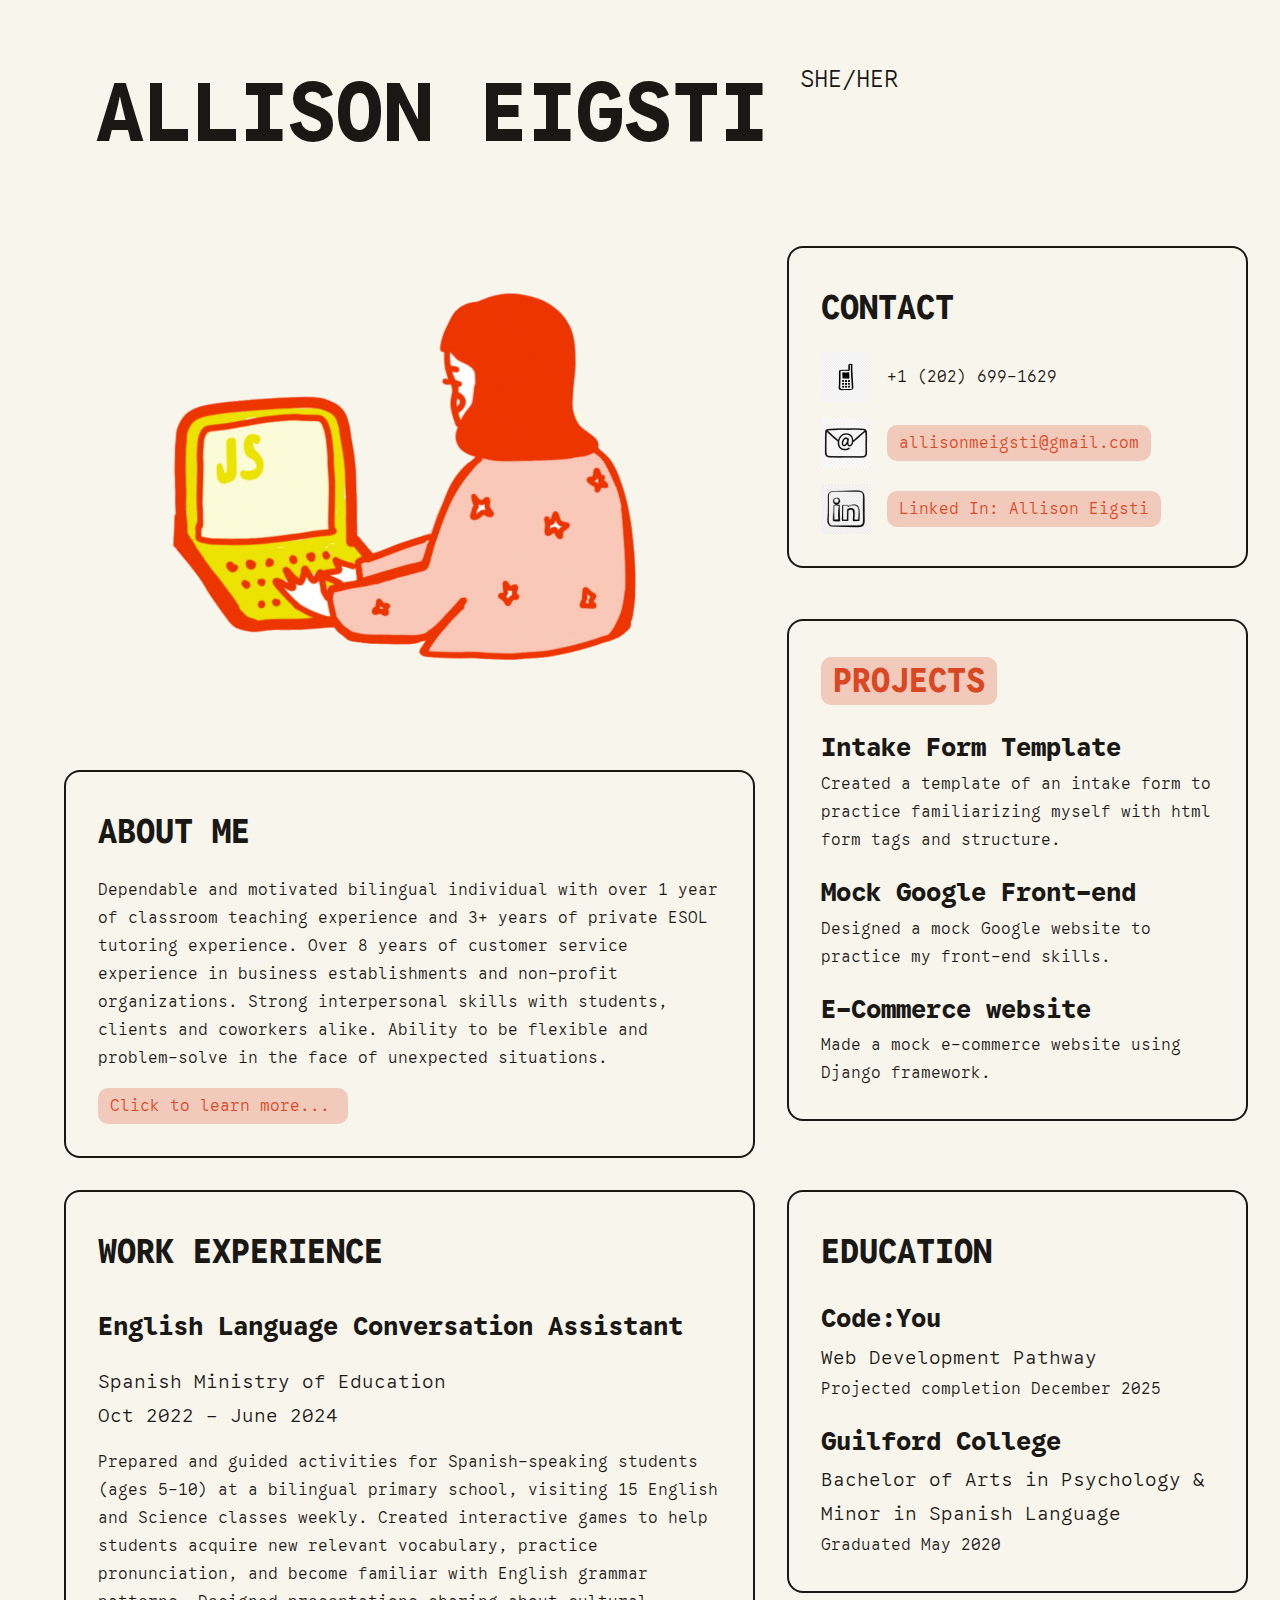
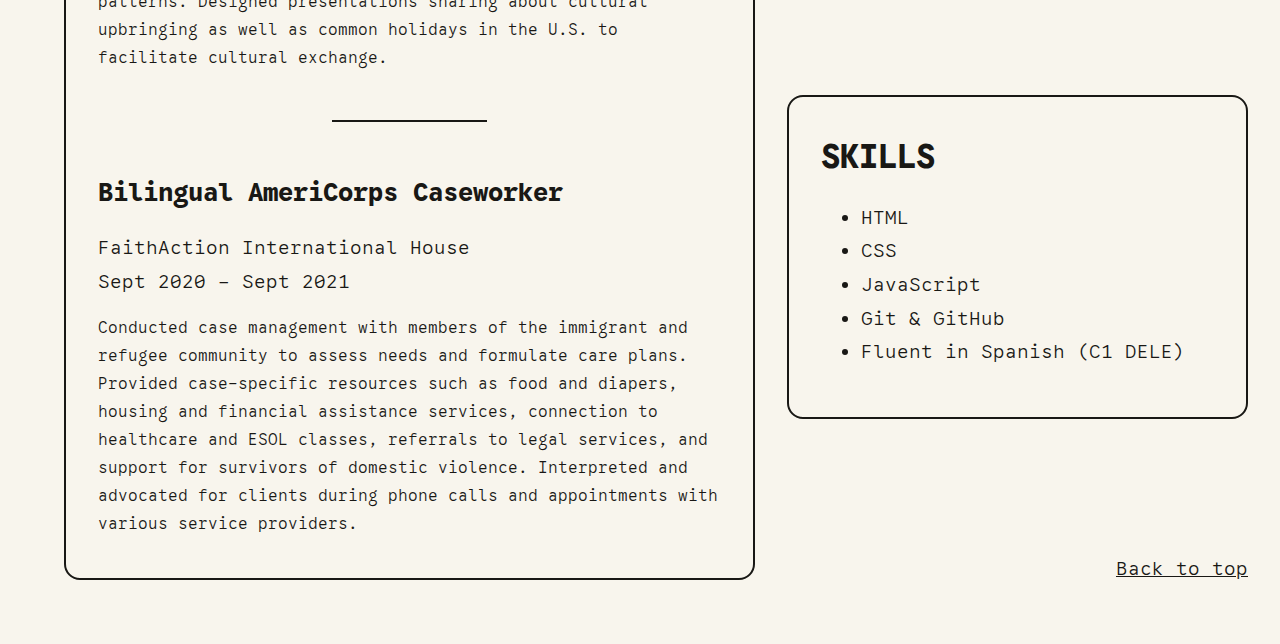
<file: index.html>
<!DOCTYPE html>
<html lang="en">
<head>
    <meta charset="UTF-8">
    <meta name="viewport" content="width=device-width, initial-scale=1.0">
    <title>Allison Eigsti Resume</title>
    <link rel="stylesheet" href="./css/index.css">
    <link rel="preconnect" href="https://fonts.googleapis.com">
    <link rel="preconnect" href="https://fonts.gstatic.com" crossorigin>
    <link href="https://fonts.googleapis.com/css2?family=Google+Sans+Code:ital,wght@0,300..800;1,300..800&display=swap" rel="stylesheet">
</head>

<body>
    <a id="top"></a>
    <header>
        <h1>ALLISON EIGSTI</h1>
        <span>SHE/HER</span>
    </header>

    <main>
    <div class="image">
        <img src="images/Doodle2.png" alt="Handdrawn graphic of woman coding">
    </div>

    <article class="contact-info">
        <div class="grid-item">
        <h2>CONTACT</h2>
            <div class="flex">
                <img class="contact-icon" src="images/cell.png" alt="cellphone icon">
                <p>+1 (202) 699-1629</p>
            </div>
            <div class="flex">
                <img class="contact-icon" src="images/email.png" alt="email icon">
                <a href="mailto:allisonmeigsti@gmail.com">allisonmeigsti@gmail.com</a>
            </div>
            <div class="flex">
                <img class="contact-icon" src="images/linked_in.png" alt="Linked In icon">
                <a href="https://www.linkedin.com/in/allison-eigsti"> Linked In: Allison Eigsti</a>
            </div>
        </div>
    </article>

    <article class="about-me">
        <div class="grid-item">
            <h2>ABOUT ME</h2>
                <p>
                    Dependable and motivated bilingual individual with over 1 year of classroom teaching experience and 3+ years of private ESOL tutoring experience. Over 8 years of customer service experience in business establishments and non-profit organizations. Strong interpersonal skills with students, clients and coworkers alike. Ability to be flexible and problem-solve in the face of unexpected situations.
                </p>
                <a class="abt-me-button" href="./about-me.html">Click to learn more...</a>
        </div>
    </article>

    <article class="education">
        <div class="grid-item">
            <h2>EDUCATION</h2>
            <section class="item">
                <h3>Code:You</h3>
                <h4>Web Development Pathway</h4>
                <p>Projected completion December 2025</p>
            </section>
            <section class="item">
                <h3>Guilford College</h3>
                <h4>Bachelor of Arts in Psychology & Minor in Spanish Language</h4>
                <p>Graduated May 2020</p>
            </section>
        </div>
    </article>

    <article class="work-experience">
        <div class="grid-item">
            <h2>WORK EXPERIENCE</h2>
            <section class="item">
                <h3>English Language Conversation Assistant</h3>
                <h4>Spanish Ministry of Education <br> Oct 2022 - June 2024</h4>
                <p>
                    Prepared and guided activities for Spanish-speaking students (ages 5-10) at a bilingual primary school, visiting 15 English and Science classes weekly.
Created interactive games to help students acquire new relevant vocabulary, practice pronunciation, and become familiar with English grammar patterns.
Designed presentations sharing about cultural upbringing as well as common holidays in the U.S. to facilitate cultural exchange.
                </p>
            </section>
            <hr>
            <section class="item">
                <h3>Bilingual AmeriCorps Caseworker</h3>
                <h4>FaithAction International House <br> Sept 2020 - Sept 2021</h4>
                <p>
                    Conducted case management with members of the immigrant and refugee community to assess needs and formulate care plans.
Provided case-specific resources such as food and diapers, housing and financial assistance services, connection to healthcare and ESOL classes, referrals to legal services, and support for survivors of domestic violence.
Interpreted and advocated for clients during phone calls and appointments with various service providers.
                </p>
            </section>
        </div>
    </article>

    <article class="skills">
        <div class="grid-item">
            <h2>SKILLS</h2>
            <ul>
                <li>HTML</li>
                <li>CSS</li>
                <li>JavaScript</li>
                <li>Git & GitHub</li>
                <li>Fluent in Spanish (C1 DELE)</li>
            </ul>
        </div>
    </article>

    <article class="projects">
        <div class="grid-item">
            <h2><a href="projects.html">PROJECTS</a></h2>
            <div class="item">
                <h3>Intake Form Template</h3>
                <p>
                    Created a template of an intake form to practice familiarizing myself with html form tags and structure.
                </p>
            </div>
            <div class="item">
                <h3>Mock Google Front-end</h3>
                <p>
                    Designed a mock Google website to practice my front-end skills.
                </p>
            </div>
            <div class="item">
                <h3>E-Commerce website</h3>
                <p>
                    Made a mock e-commerce website using Django framework.
                </p>
            </div>
        </div>
    </article>

    <div class="back-to-top">
        <a href="#top">Back to top</a>
    </div>

</main>

</body>
</html>
</file>
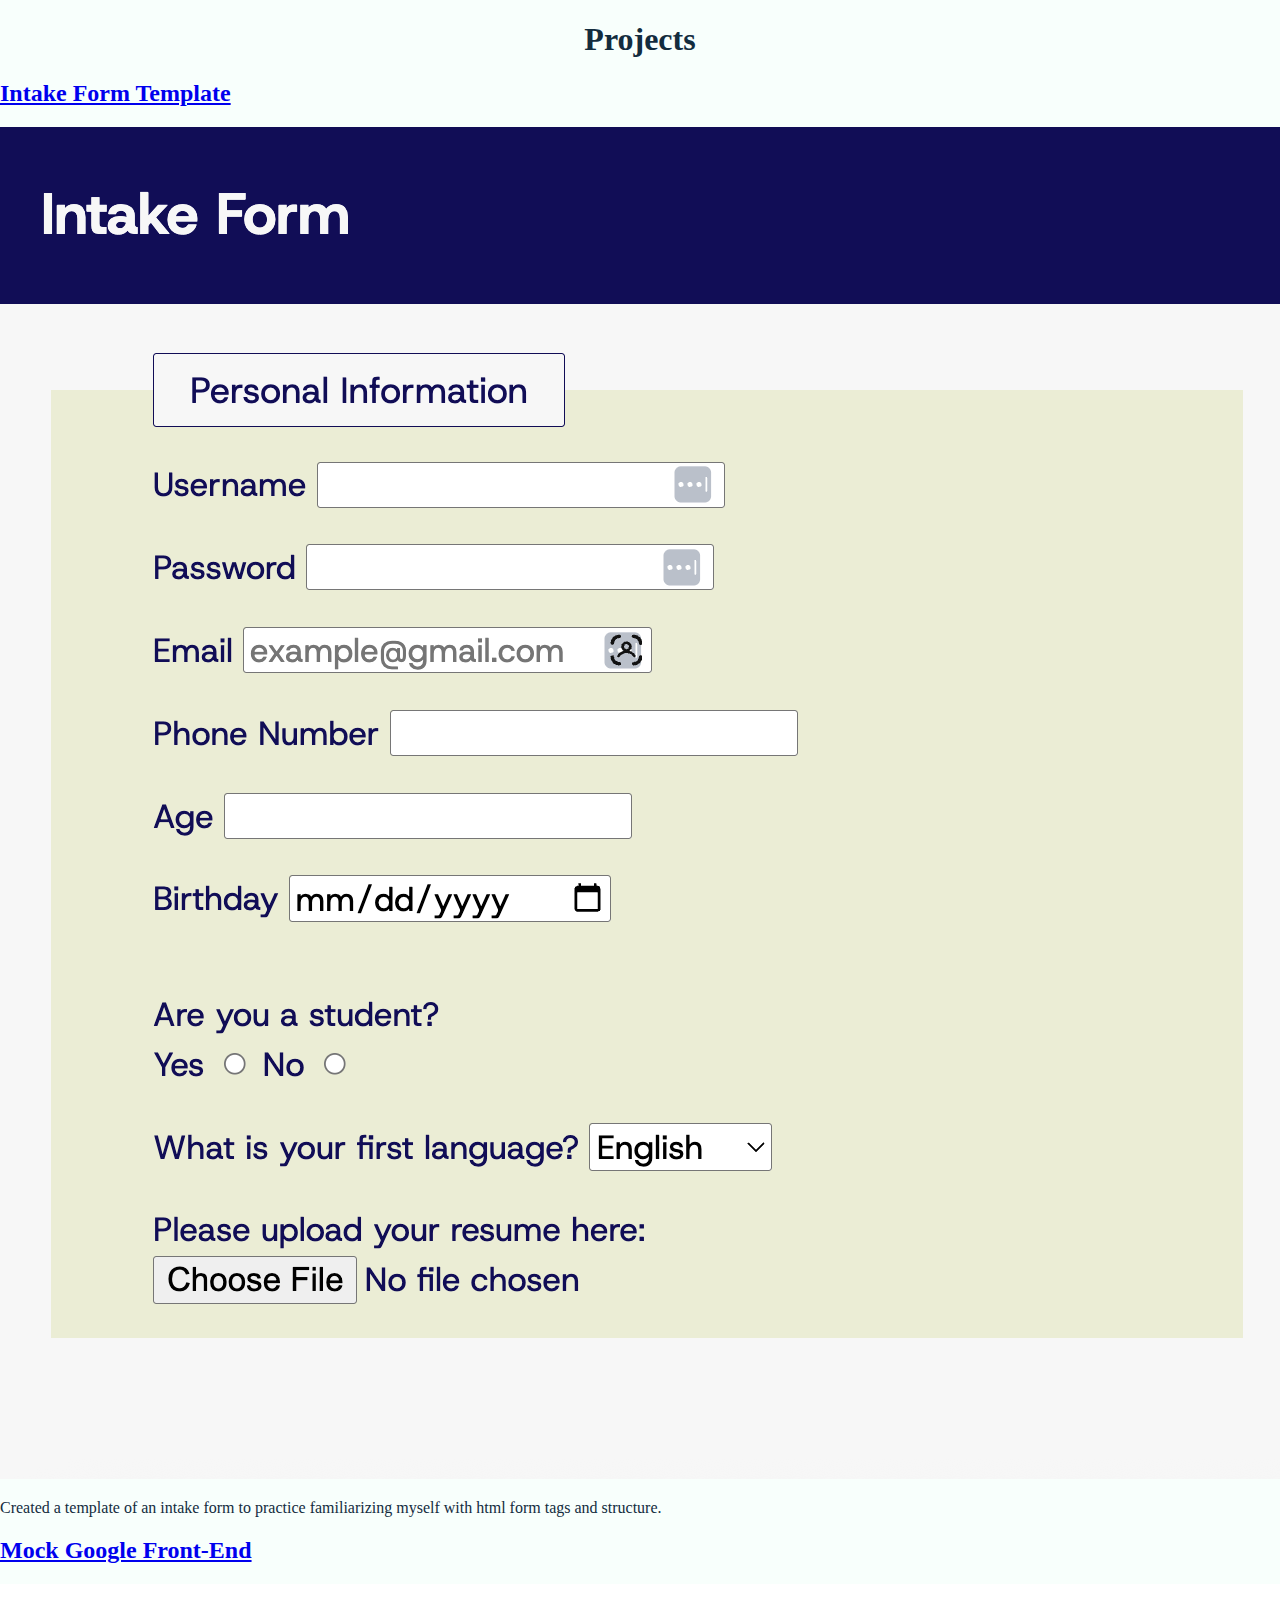
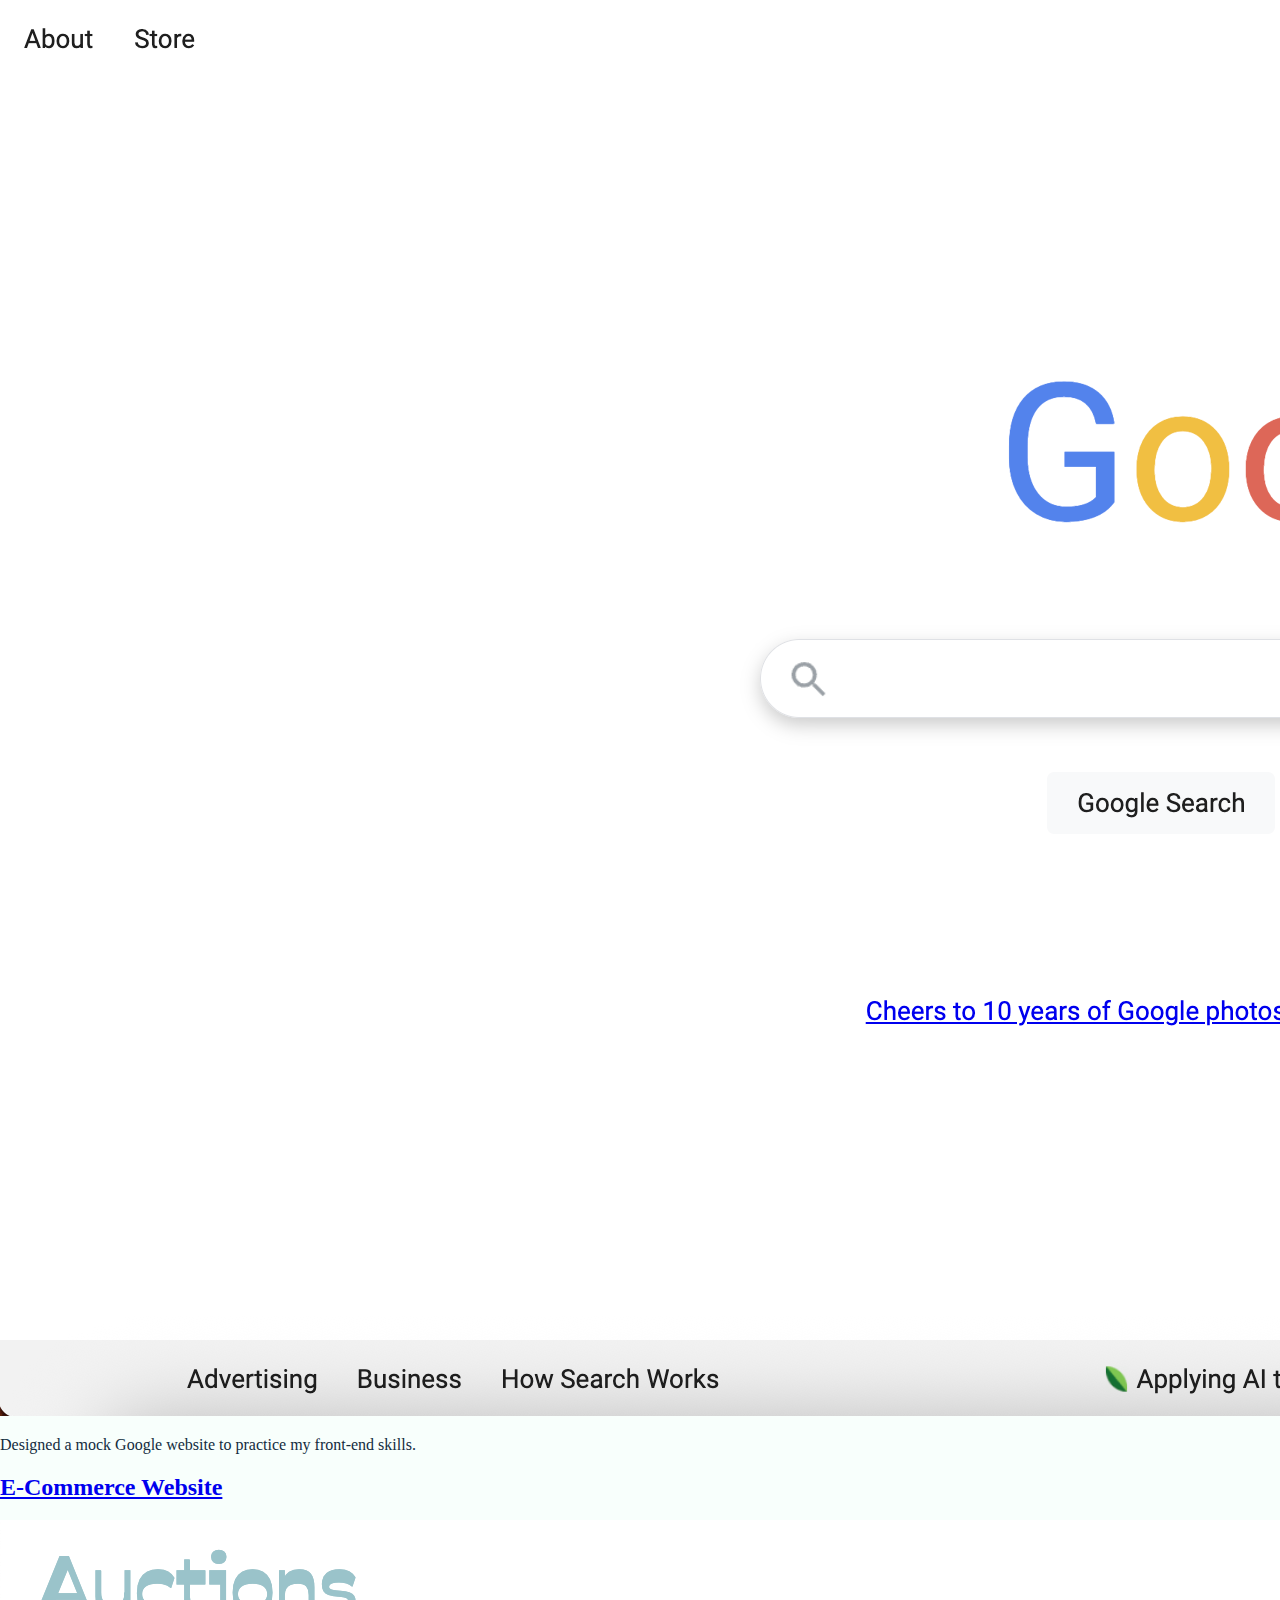
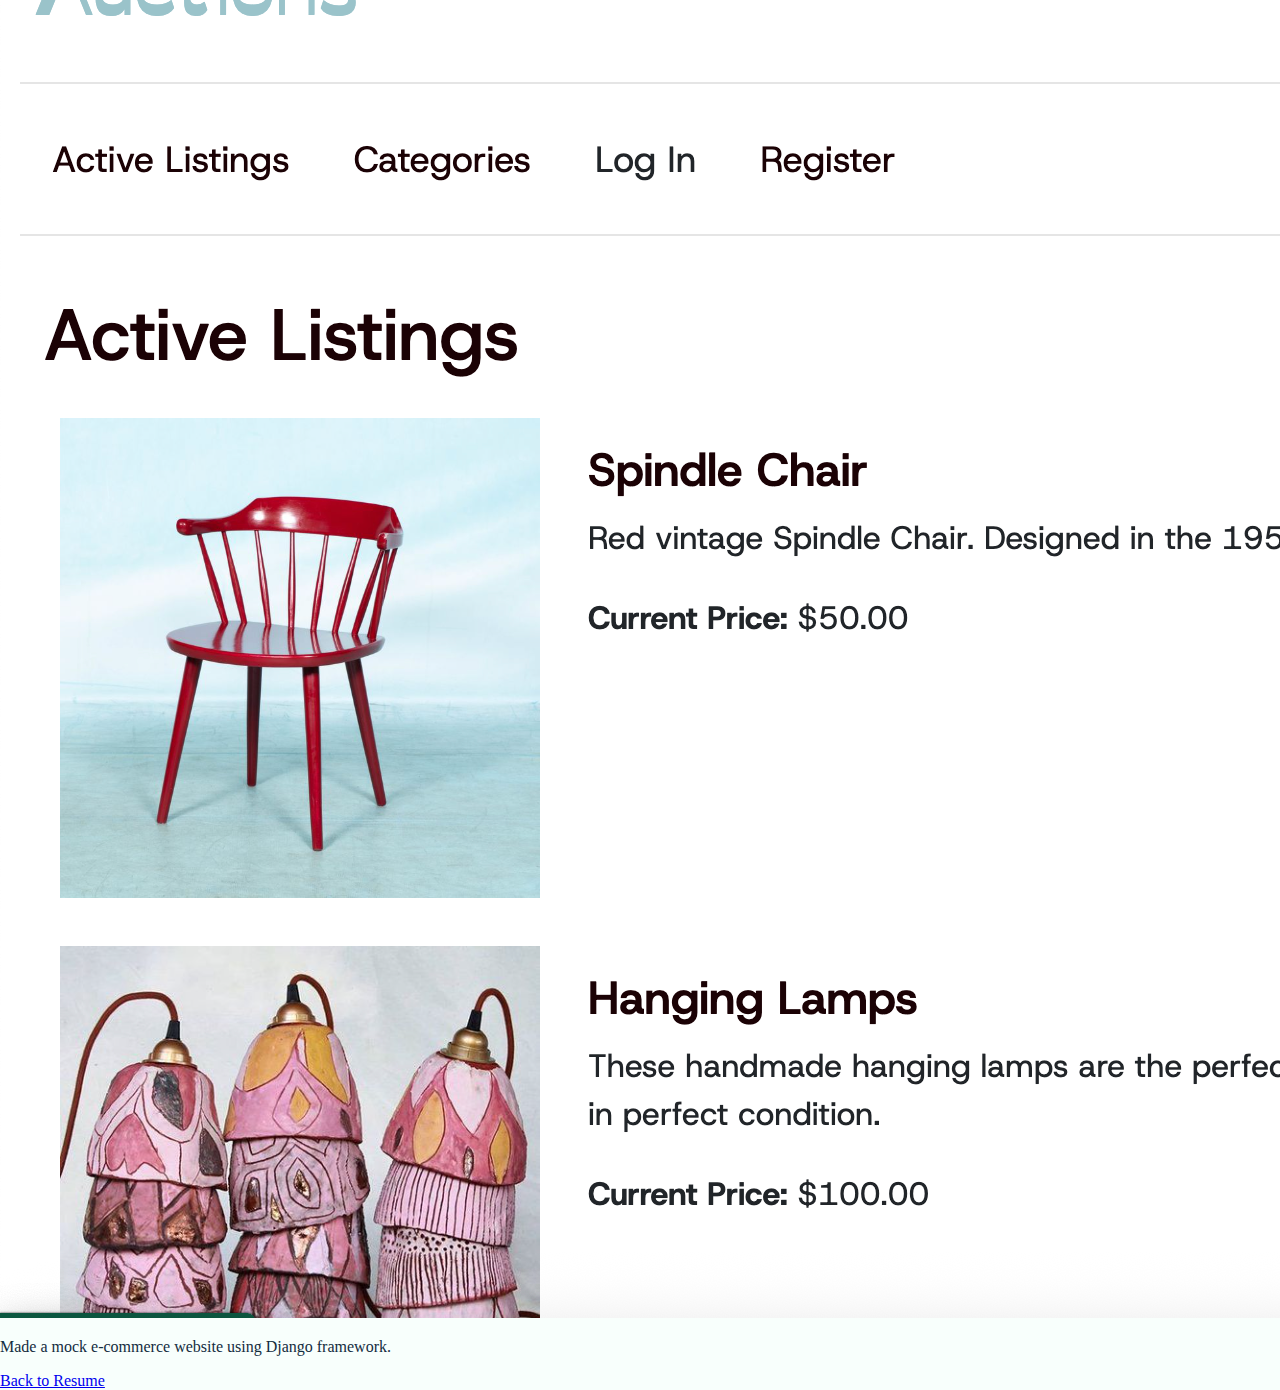
<file: projects.html>
<!DOCTYPE html>
<html lang="en">
  <head>
    <meta charset="UTF-8" />
    <meta name="viewport" content="width=device-width, initial-scale=1.0" />
    <title>Projects</title>
    <link rel="stylesheet" href="style.css" />
  </head>
  <body class="projects">
    <h1 class="header">Projects</h1>
    <main class="grid-container">
      <div class="project-container">
        <h2 class="project-name"><a href="https://github.com/Allison-Eigsti/intake-form">Intake Form Template</a></h2>
        <img src="images/Intake.png" alt="Intake Form" />
        <p class="description">
          Created a template of an intake form to practice familiarizing myself
          with html form tags and structure.
        </p>
      </div>
      <div class="project-container">
        <h2 class="project-name"><a href="https://github.com/Allison-Eigsti/Project0">Mock Google Front-End</a></h2>
        <img src="images/Google.png" alt="Intake Form" />
        <p class="description">
          Designed a mock Google website to practice my front-end skills.
        </p>
      </div>
      <div class="project-container">
        <h2 class="project-name"><a href="https://github.com/Allison-Eigsti/commerce">E-Commerce Website</a></h2>
        <img src="images/Commerce.png" alt="E-commerce website login screen">
        <p class="description">
          Made a mock e-commerce website using Django framework.
        </p>
      </div>
    </main>
    <a class="home" href="index.html">Back to Resume</a>
  </body>
</html>
</file>
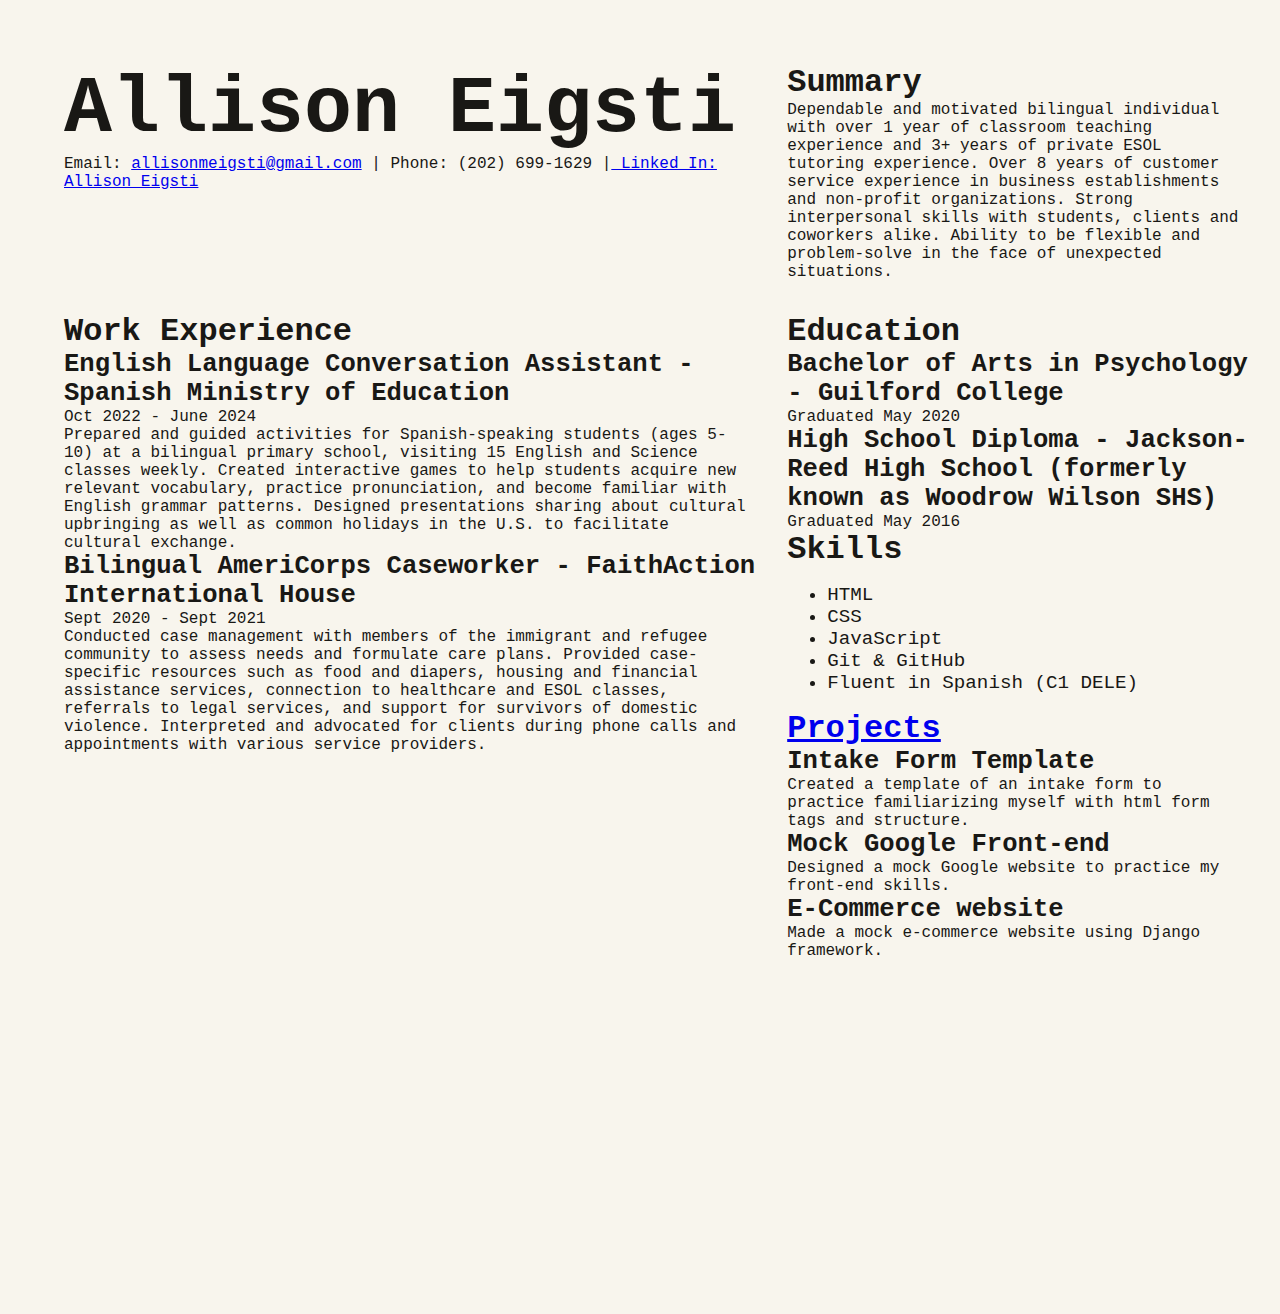
<file: resume.html>
<!DOCTYPE html>
<html lang="en">
    <head>
        <meta charset="UTF-8" />
        <meta name="viewport" content="width=device-width, initial-scale=1.0" />
        <title>Allison Eigsti Resume</title>
        <link rel="stylesheet" href="./css/index.css">
    </head>

    <body>
        <main class="container">
            <section class="header">
                <h1>Allison Eigsti</h1>
                <p class="contact">
                    Email:
                    <a href="allisonmeigsti@gmail.com"
                        >allisonmeigsti@gmail.com</a
                    >
                    | Phone: (202) 699-1629 |<a class="hover" href="https://www.linkedin.com/in/allison-eigsti-86a810365/"> Linked In: Allison Eigsti</a>
                </p>
            </section>
            <section class="section">
                <h2>Summary</h2>
                <p>
                    Dependable and motivated bilingual individual with over 1 year of classroom teaching experience and 3+ years of private ESOL tutoring experience. Over 8 years of customer service experience in business establishments and non-profit organizations. Strong interpersonal skills with students, clients and coworkers alike. Ability to be flexible and problem-solve in the face of unexpected situations.
                </p>
            </section>
            <section class="section">
                <h2>Work Experience</h2>
                <div class="item">
                    <h3>English Language Conversation Assistant - Spanish Ministry of Education</h3>
                    <p>Oct 2022 - June 2024</p>
                    <p>
                        Prepared and guided activities for Spanish-speaking students (ages 5-10) at a bilingual primary school, visiting 15 English and Science classes weekly.
Created interactive games to help students acquire new relevant vocabulary, practice pronunciation, and become familiar with English grammar patterns.
Designed presentations sharing about cultural upbringing as well as common holidays in the U.S. to facilitate cultural exchange.
                    </p>
                </div>
                <div class="item">
                    <h3>Bilingual AmeriCorps Caseworker - FaithAction International House</h3>
                    <p>Sept 2020 - Sept 2021</p>
                    <p>
                        Conducted case management with members of the immigrant and refugee community to assess needs and formulate care plans.
Provided case-specific resources such as food and diapers, housing and financial assistance services, connection to healthcare and ESOL classes, referrals to legal services, and support for survivors of domestic violence.
Interpreted and advocated for clients during phone calls and appointments with various service providers.
                    </p>
                </div>
            </section>
            <div class="section">
                <h2>Education</h2>
                <div class="item">
                    <h3>Bachelor of Arts in Psychology - Guilford College</h3>
                    <p>Graduated May 2020</p>
                </div>
                <div class="item">
                    <h3>High School Diploma - Jackson-Reed High School (formerly known as Woodrow Wilson SHS)</h3>
                    <p>Graduated May 2016</p>
                </div>
            </section>
            <section class="section">
                <h2>Skills</h2>
                <div class="skills">
                    <ul>
                        <li>HTML</li>
                        <li>CSS</li>
                        <li>JavaScript</li>
                        <li>Git & GitHub</li>
                        <li>Fluent in Spanish (C1 DELE)</li>
                        
                    </ul>
                </div>
            </section>
            <section class="section">
                <h2><a class="hover" href="projects.html">Projects</a></h2>
                <div class="item">
                    <h3>Intake Form Template</h3>
                    <p>
                        Created a template of an intake form to practice familiarizing myself with html form tags and structure.
                    </p>
                </div>
                <div class="item">
                    <h3>Mock Google Front-end</h3>
                    <p>
                        Designed a mock Google website to practice my front-end skills.
                    </p>
                </div>
                <div class="item">
                    <h3>E-Commerce website</h3>
                    <p>
                        Made a mock e-commerce website using Django framework.
                    </p>
                </div>
            </section>
        </main>
    </body>
</html>
</file>
<file: style.css>
:root{
    --clr-primary: rgba(239, 254, 248, 0.439);
    --clr-accent: #fef9ec;
    --clr-neutral: #132c3e;
}

body {
font-family: Georgia, 'Times New Roman', Times, serif
    line-height: 1.6;
    margin: 0;
    padding: 0;
    color: var(--clr-neutral);
    background-color: var(--clr-primary);
}
.container {
    max-width: 800px;
    margin: 20px auto;
    padding: 20px;
    background: var(--clr-primary);
    border-radius: 8px;
    box-shadow: 0 2px 5px rgba(0, 0, 0, 0.1);
}
h1,
h2 {
    color: var(--clr-neutral);
}
.header {
    text-align: center;
}
.header h1 {
    margin: 10px 0;
}
.contact {
    margin: 10px 0;
    font-size: 14px;
}
.contact a {
    color: var(--clr-neutral);
    text-decoration: none;
}
.section {
    margin: 20px 0;
}
.section h2 {
    margin-bottom: 10px;
    border-bottom: 2px solid var(--clr-neutral);
    padding-bottom: 5px;
}
.item {
    margin-bottom: 15px;
}
.item h3 {
    margin: 0;
    font-size: 18px;
    color: var(--clr-neutral);
}
.item p {
    margin: 5px 0;
    font-size: 14px;
}
.skills ul {
    list-style: none;
    padding: 0;
}
.skills ul li {
    display: inline-block;
    background: var(--clr-neutral);
    color: var(--clr-accent);
    padding: 5px 10px;
    margin: 5px 5px 5px 0;
    border-radius: 4px;
}
</file>
<file: css/index.css>
@import url("./reset.css");

:root{
    --clr-primary-400: rgb(218, 71, 35);
    --clr-primary-200: rgb(241, 202, 187);
    --clr-secondary-300: rgb(234, 227, 75);
    --clr-accent-300: rgb(151, 195, 185);
    --clr-accent-400: rgb(146, 196, 189);
    --clr-neutral-100: rgb(248, 245, 237);
    --clr-neutral-200: rgb(242, 236, 219);
    --clr-neutral-300: rgb(236, 224, 191);
    --clr-neutral-400: rgb(124, 117, 100);
    --clr-neutral-700: rgb(50, 47, 42);
    --clr-neutral-900: rgb(25, 24, 21);

    --ff-primary: "Google Sans Code", monospace;

    --fw-300: 300;
    --fw-600: 600;
    --fw-700: 700;


    --fs-300: 1rem;
    --fs-400: 1.2rem;
    --fs-500: 1.6rem;
    --fs-600: 1.5rem;
    --fs-700: 2rem;
    --fs-800: 4rem;
    --fs-900: 5rem;


    /* FS and FW */
}

/* General */
header {
    display: flex;
    flex-wrap: wrap;
    padding: 2em 6em;
    gap: 2em;
}


body {
    min-height: 100vh;
    background-color: var(--clr-neutral-100);
    color: var(--clr-neutral-900);
    font-family: var(--ff-primary);
    font-weight: var(--fw-300);
    padding-block: 2rem;
    font-size: var(--fs-300);
}

h1 {
   font-weight: var(--fw-700); 
   font-size: var(--fs-800);
}

span {
    font-size: var(--fs-600);
}

@media (min-width: 50em) {
    h1 {
        font-size: var(--fs-900);
    }
};

h2,
h3
    {
    font-weight: var(--fw-600);
}

h2 {
    font-size: var(--fs-700);
}

h3 {
    font-size: var(--fs-500);
}

h4 {
    font-size: var(--fs-400);
    font-weight: var(--fw-300);
}

/* Utilities */

.flex {
    display: flex;
    gap: 1rem;
    align-items: center;
    flex-wrap: wrap;
}


/* Layout */


main {
    max-width: 90%;
    display: grid;
    gap: 2rem;
    margin: 2em;
    margin-top: 0;
}

@media( min-width: 50em) {
    main {
        margin: 2em auto;
        display: grid;
        grid-template-columns: 60% 40%;
        grid-template-rows: minmax(150px, auto);
        grid-template-areas:
        'image contact'
        'image contact'
        'about projects'
        'about projects'
        'work projects'
        'work education'
        'work education'
        'work skills'
        'work skills';

    }

    .image {
        grid-area: image;
    }

    .contact-info {
        grid-area: contact;
        align-self: center;
    }

    .about-me {
        grid-area: about;
    }

    .education {
        grid-area: education;
    }
    .work-experience {
        grid-area: work;
    }
    
    .skills {
        grid-area: skills;
    }
    
    .projects {
        grid-area: projects;
    }
}

@media (min-width: 60em) {
    main {
        grid-template-areas:
        'image contact'
        'image contact'
        'image projects'
        'about projects'
        'work education'
        'work education'
        'work skills'
        'work skills'
        'work . ';
    }
}

.grid-item {
    border: 2px solid var(--clr-neutral-900);
    border-radius: 1em;
    padding: 2em;
    display: flex;
    flex-direction: column;
    gap: 1em;
    line-height: 1.75;
}

/* Components */

.image {
    max-width: 600px;
    justify-self: center;
    align-self: center;
    margin: 0;
}

.contact-icon {
    width: 50px;
    height: 50px;
}

.work-experience .item > *{
    padding-block: .5rem;
}

hr {
    width: 25%;
    border: 1px solid var(--clr-neutral-900);
    margin-block: 1.5em;
}

.skills .grid-item{
    gap: 0;
}

.skills li {
    font-size: var(--fs-400);
}

/* Buttons */

.contact-info a,
.projects a,
.about-me a {
    color: var(--clr-primary-400);
    background-color: var(--clr-primary-200);
    padding: .25rem .75rem;
    border-radius: 10px;
    text-decoration: none;
    overflow-wrap: none;
}

.contact-info a:hover,
.projects a:hover,
.about-me a:hover {
    background-color: var(--clr-secondary-300);
}

.about-me a {
    display: inline-block;
    max-width: 250px;
}

.back-to-top {
    display: flex;
    justify-content: flex-end;
    align-items: flex-end;
}

.back-to-top a {
    color: var(--clr-neutral-900);
    font-size: var(--fs-400);
}

.back-to-top a:hover {
    background-color: var(--clr-secondary-300);
    padding: .5em .75em;
    border-radius: 10px;
}

/* Projects Page */

body.projects {
    text-align: center;
}

.grid-container {
    display: grid;
    grid-template-columns: repeat(auto-fit, minmax(250px, 1fr));
    gap: 2.5em;
    margin: 2em 4em; 
}

.project-container {
    text-align: center;
    border-radius: 1em;
    padding: 2em 1.5em;
    border: 2px solid var(--clr-neutral-900);
    display: grid;
    row-gap: 2em;
}

.hover:hover {
    background-color: var(--clr-secondary-300);
    cursor: pointer;
}

.project-container p{
    text-wrap: balance;
    font-size: var(--fs-500);
}

.projects img {
    width: 100%;
    height: auto;
    display: block;
}

/* About Me Page */

.about-me h1 {
    text-align: center;
    padding: .5em;
}

.about-me main{
    display: flex;
    justify-content: space-between;
    gap: 2em;
    max-width: 1200px;
    margin: 2em auto;
}

.about-me .image-container {
    width: 40%;

}

.portrait {
    border-radius: 50%;
    overflow: hidden;
    max-width: 100%;
    height: auto;
}

.about-me-summary {
    width: 50%;
    font-size: var(--fs-500);
    line-height: 1.5;
}

.about-me .home {
    margin-left: 4em;
}

@media (max-width: 50em) {
    .about-me main {
        display: grid;
        grid-template-columns: 1fr;
        justify-items: center;
    }

    .about-me-summary {
        width: 90%;
        font-size: var(--fs-400);
    }
}
</file>
